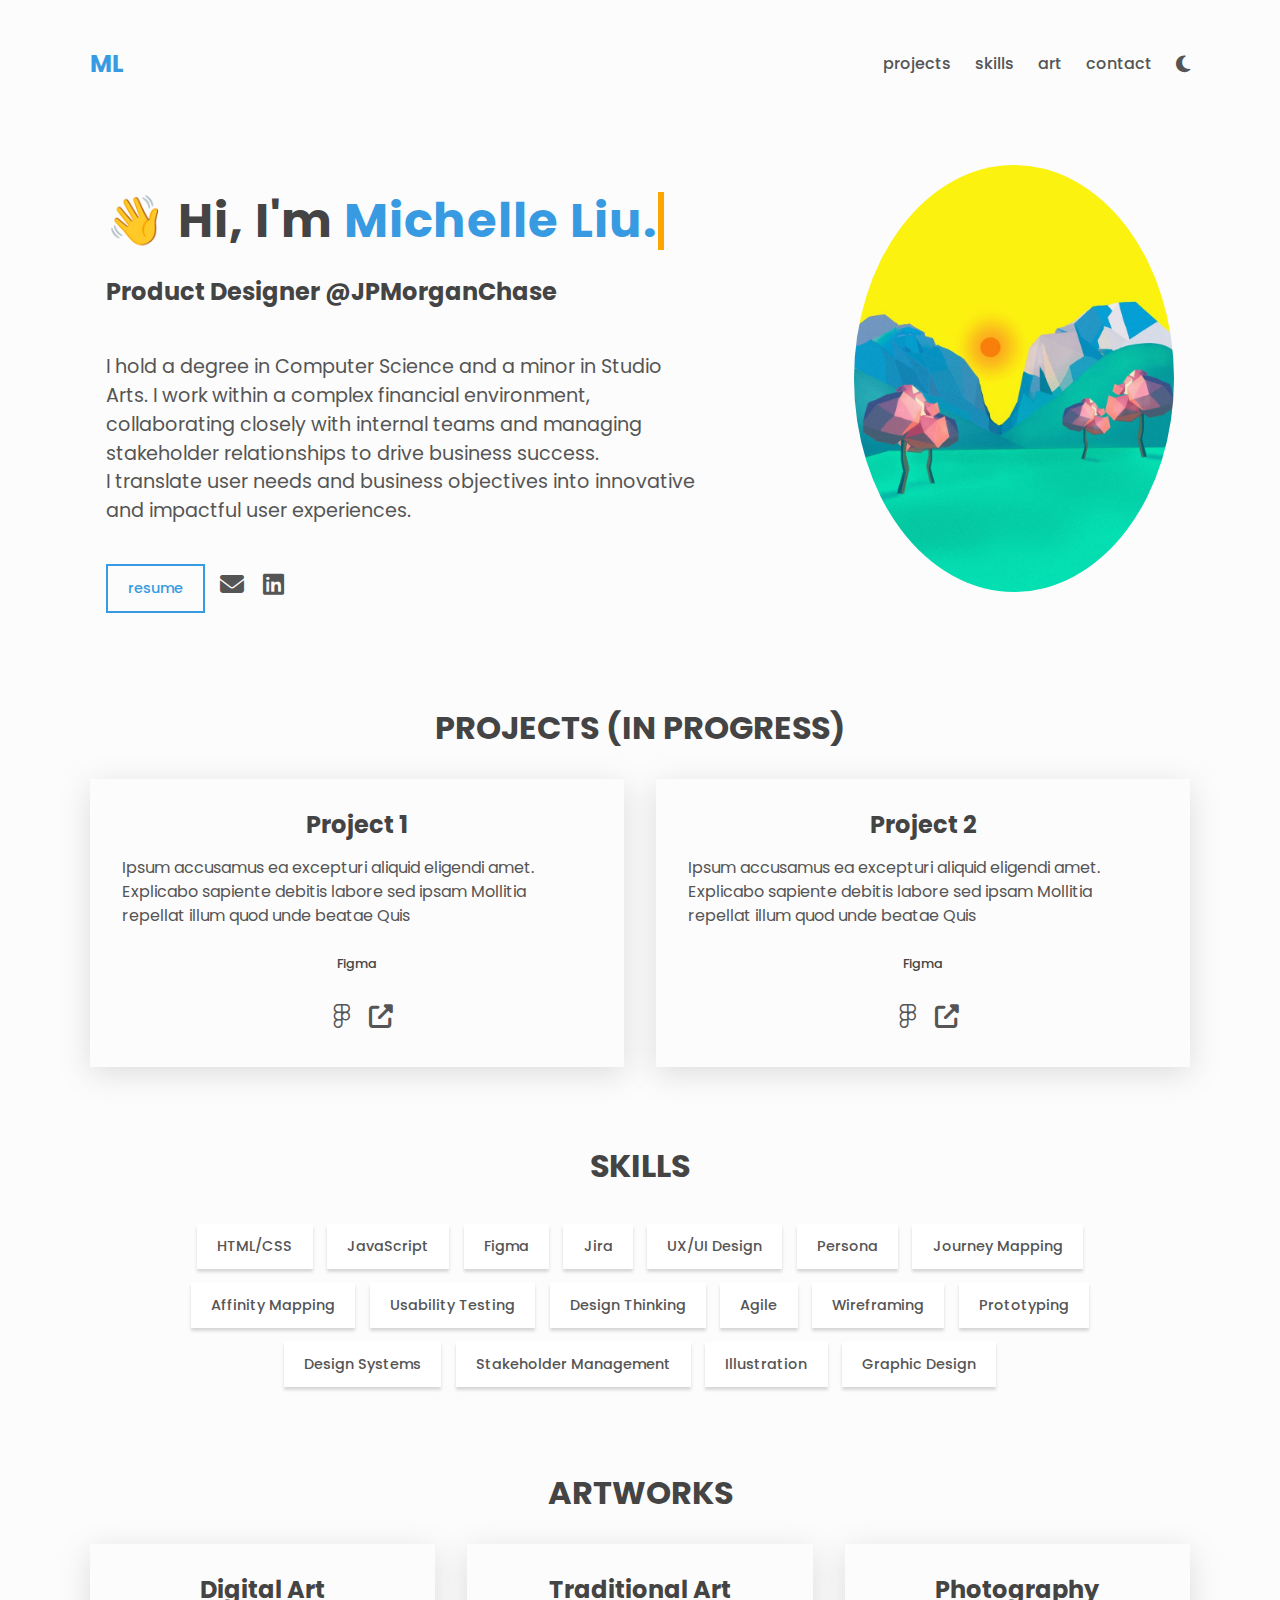
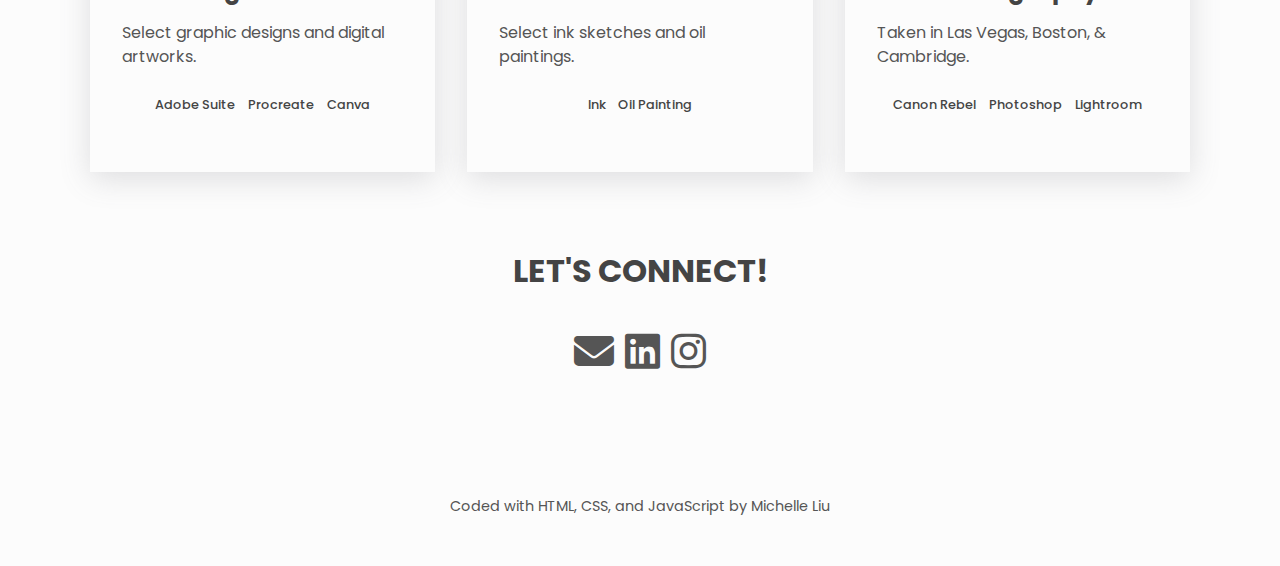
<file: index.html>
<!doctype html>
<html lang="en">
  <head>
    <meta charset="UTF-8" />
    <meta name="viewport" content="width=device-width, initial-scale=1" />
    <meta name="description" content="Portfolio" />
    <link rel="preconnect" href="https://fonts.googleapis.com" />
    <link rel="preconnect" href="https://fonts.gstatic.com" crossorigin />
    <link
      href="https://fonts.googleapis.com/css2?family=Poppins:wght@400;500;700&display=swap"
      rel="stylesheet"
    />
    <link
      rel="stylesheet"
      href="https://cdnjs.cloudflare.com/ajax/libs/font-awesome/6.5.0/css/all.min.css"
    />
    <link rel="icon" href="favicon.io/favicon.ico" />


    <link rel="stylesheet" href="styles.css" />
    <title>Michelle Liu</title>
  </head>
  <body class="light" id="top">
    <header class="header center">
      <h3>
        <a href="https://michellyliu.github.io/portfolio" class="link"
          >ML</a
        >
      </h3>

      <nav class="nav center">
        <ul class="nav__list center">
          <li class="nav__list-item">
            <a class="link link--nav" href="#projects">Projects</a>
          </li>
          <li class="nav__list-item">
            <a class="link link--nav" href="#skills">Skills</a>
          </li>
          <li class="nav__list-item">
            <a class="link link--nav" href="#art">Art</a>
          </li>
          <li class="nav__list-item">
            <a class="link link--nav" href="#contact">Contact</a>
          </li>
        </ul>

        <button type="button" aria-label="toggle theme" class="btn btn--icon">
          <i aria-hidden="true" id="btn-theme" class="fas fa-moon"></i>
        </button>

        <button
          type="button"
          aria-label="toggle navigation"
          class="btn btn--icon nav__hamburger"
        >
          <i aria-hidden="true" class="fas fa-bars"></i>
        </button>
      </nav>
    </header>

    <main>
      <!-- About -->
      <div class="about-container">
      <div class="about left">
        <div class="typewriter">
            <h1>&#128075; Hi, I'm <span class="about__name">Michelle Liu.</h1>
        </div>

        <h2 class="about__role">Product Designer @JPMorganChase</h2>
        <p class="about__desc">
            I hold a degree in Computer Science and a minor in Studio Arts.
            I work within a complex financial environment, collaborating closely with internal teams and 
            managing stakeholder relationships to drive business success. 
            
            <br> I translate user needs and business objectives into 
            innovative and impactful user experiences.

        <div class="about__contact center">
          <a 
            href="https://drive.google.com/file/d/1ifTaHrecrkOwmlRerB1XPdLEgySBJOED/view?usp=sharing"
            target="_blank" 
            rel="noopener noreferrer"
            aria-label="resume"
          >
            <span class="btn btn--outline">Resume</span>
          </a>
          <a
            href="mailto:liumichelle3@gmail.com"
            aria-label="email"
            class="link link--icon"
          >
            <i aria-hidden="true" class="fas fa-envelope"></i>
          </a>
          <a
            href="https://www.linkedin.com/in/liu-m/"
            target="_blank" 
            rel="noopener noreferrer"
            aria-label="linkedin"
            class="link link--icon"
          >
            <i aria-hidden="true" class="fab fa-linkedin"></i>
          </a>
        </div>
      </div>
    <!-- Add image section here -->
    <div class="about-image">
      <img src="images/Graphic Art 1.jpeg" alt="Michelle Liu" class="about__image" />
    </div>
  </div>

      <!-- Projects -->
      <section id="projects" class="section projects">
        <h2 class="section__title">Projects (In Progress)</h2>

        <div class="projects__grid">
          <div class="project">
            <h3>Project 1</h3>
            <p class="project__description">
              Ipsum accusamus ea excepturi aliquid eligendi amet. Explicabo
              sapiente debitis labore sed ipsam Mollitia repellat illum quod
              unde beatae Quis
            </p>
            <ul class="project__stack">
              <li class="project__stack-item">Figma</li>
            </ul>
           
            <a
              href="https://github.com"
              target="_blank" 
              rel="noopener noreferrer"
              aria-label="source code"
              class="link link--icon"
            >
              <i aria-hidden="true" class="fab fa-figma"></i>
            </a>
            
            <a
              href="example.com"
              target="_blank" 
              rel="noopener noreferrer"
              aria-label="live preview"
              class="link link--icon"
            >
              <i aria-hidden="true" class="fas fa-external-link-alt"></i>
            </a>
          </div>

          <div class="project">
            <h3>Project 2</h3>
            <p class="project__description">
              Ipsum accusamus ea excepturi aliquid eligendi amet. Explicabo
              sapiente debitis labore sed ipsam Mollitia repellat illum quod
              unde beatae Quis
            </p>
            <ul class="project__stack">
              <li class="project__stack-item">Figma</li>
            </ul>

            <a
              href="https://github.com"
              aria-label="source code"
              class="link link--icon"
            >
              <i aria-hidden="true" class="fab fa-figma"></i>
            </a>
            <a
              href="https://example.com"
              aria-label="live preview"
              class="link link--icon"
            >
              <i aria-hidden="true" class="fas fa-external-link-alt"></i>
            </a>
          </div>
          <!--
          <div class="project">
            <h3>Project 3</h3>
            <p class="project__description">
              Ipsum accusamus ea excepturi aliquid eligendi amet. Explicabo
              sapiente debitis labore sed ipsam Mollitia repellat illum quod
              unde beatae Quis
            </p>
            <ul class="project__stack">
              <li class="project__stack-item">SASS</li>
              <li class="project__stack-item">TypeScript</li>
              <li class="project__stack-item">React</li>
            </ul>

            <a
              href="https://github.com"
              aria-label="source code"
              class="link link--icon"
            >
              <i aria-hidden="true" class="fab fa-github"></i>
            </a>
            <a
              href="https://example.com"
              aria-label="live preview"
              class="link link--icon"
            >
              <i aria-hidden="true" class="fas fa-external-link-alt"></i>
            </a>
          </div>-->
        </div>
      </section>

      <!-- Skills -->
      <section class="section skills" id="skills">
        <h2 class="section__title">Skills</h2>
        <ul class="skills__list">
          <li class="skills__list-item btn btn--plain">HTML/CSS</li>
          <li class="skills__list-item btn btn--plain">JavaScript</li>
          <li class="skills__list-item btn btn--plain">Figma</li>
          <li class="skills__list-item btn btn--plain">Jira</li>
          <li class="skills__list-item btn btn--plain">UX/UI Design</li>
          <li class="skills__list-item btn btn--plain">Persona</li>
          <li class="skills__list-item btn btn--plain">Journey Mapping</li>
          <li class="skills__list-item btn btn--plain">Affinity Mapping</li>
          <li class="skills__list-item btn btn--plain">Usability Testing</li>
          <li class="skills__list-item btn btn--plain">Design Thinking</li>
          <li class="skills__list-item btn btn--plain">Agile</li>
          <li class="skills__list-item btn btn--plain">Wireframing</li>
          <li class="skills__list-item btn btn--plain">Prototyping</li>
          <li class="skills__list-item btn btn--plain">Design Systems</li>
          <li class="skills__list-item btn btn--plain">Stakeholder Management</li>
          <li class="skills__list-item btn btn--plain">Illustration</li>
          <li class="skills__list-item btn btn--plain">Graphic Design</li>

        </ul>
      </section>

      <!-- Outside of Work... -->
      <section id="art" class="section projects">
        <h2 class="section__title">Artworks</h2>

        <div class="projects__grid">
          
          <a href="digital.html">
            <div class="project">
              <h3>Digital Art</h3>
              <p class="project__description">
                Select graphic designs and digital artworks.
              </p>
              <ul class="project__stack">
                <li class="project__stack-item">Adobe Suite</li>
                <li class="project__stack-item">Procreate</li>
                <li class="project__stack-item">Canva</li>
              </ul>
            </div>
          </a>

          <a href="traditional.html">
            <div class="project">
              <h3>Traditional Art</h3>
              <p class="project__description">
                Select ink sketches and oil paintings.
              </p>
              <ul class="project__stack">
                <li class="project__stack-item">Ink</li>
                <li class="project__stack-item">Oil Painting</li>
              </ul>
            </div>
          </a>
          
          <a href="photography.html">
            <div class="project">
              <h3>Photography</h3>
              <p class="art__description">
                Taken in Las Vegas, Boston, & Cambridge.
              </p>
              <ul class="project__stack">
                <li class="project__stack-item">Canon Rebel</li>
                <li class="project__stack-item">Photoshop</li>
                <li class="project__stack-item">Lightroom</li>
              </ul>
            </div>
          </a>
        </div>
      </section>

      <!-- Contact -->
      <section class="section contact center" id="contact">
        <h2 class="section__title">Let's connect!</h2>
      
        <div class="contact">
      
          <!--<a 
            href="https://drive.google.com/file/d/1ifTaHrecrkOwmlRerB1XPdLEgySBJOED/view?usp=sharing"
            target="_blank" 
            rel="noopener noreferrer"
            aria-label="resume"
          >
            <span class="btn btn--outline">Resume</span>
          </a>-->
          <a
            href="mailto:liumichelle3@gmail.com"
            aria-label="email"
            class="link link--iconcontact"
          >
            <i aria-hidden="true" class="fas fa-envelope"></i>
          </a>
          <a
            href="https://www.linkedin.com/in/liu-m/"
            target="_blank" 
            rel="noopener noreferrer"
            aria-label="linkedin"
            class="link link--iconcontact"
          >
            <i aria-hidden="true" class="fab fa-linkedin"></i>
          </a>

          <a
                href="https://instagram.com/artbymichellle/"
                target="_blank" 
                rel="noopener noreferrer"
                aria-label="live preview"
                class="link link--iconcontact"
              ><i aria-hidden="true" class="fab fa-instagram"></i>
          </a>
        </div>
      </section>


    </main>

    <footer class="footer">
      <a
        href="https://github.com/michellyliu/portfolio"
        class="link footer__link"
      >
        Coded with HTML, CSS, and JavaScript by Michelle Liu
      </a>
    </footer>

    <div class="scroll-container">
      <div class="scroll-top">
        <a aria-label="Scroll up" href="#top">
          <i aria-hidden="true" class="fas fa-arrow-up"></i>
        </a>
      </div>
    </div>

    <script src="./script.js"></script>
  </body>
</html>
</file>
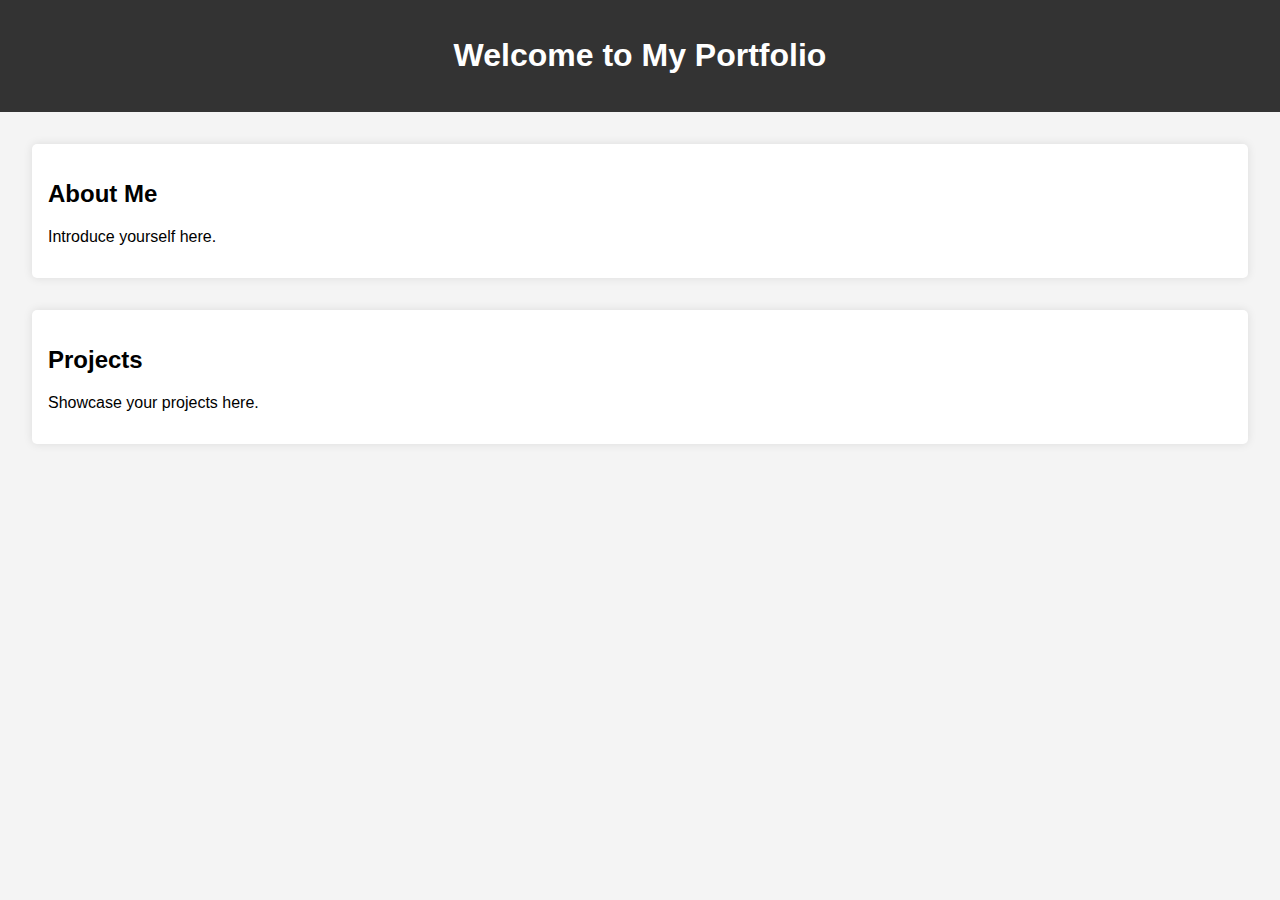
<file: portfolio/index.html>
<!DOCTYPE html>
<html lang="en">
<head>
    <meta charset="UTF-8">
    <meta name="viewport" content="width=device-width, initial-scale=1.0">
    <title>My Portfolio</title>
    <link rel="stylesheet" href="styles.css"> 
</head>
<body>
    <header>
        <h1>Welcome to My Portfolio</h1>
    </header>
    <section>
        <h2>About Me</h2>
        <p>Introduce yourself here.</p>
    </section>
    <section>
        <h2>Projects</h2>
        <p>Showcase your projects here.</p>
    </section>
</body>
</html>
</file>
<file: styles.css>
/*===============
  global styles
===============*/

* {
  padding: 0;
  margin: 0;
  border: 0;
  outline: 0;
  background-color: inherit;
  color: inherit;
  font-family: inherit;
  font-size: inherit;
  box-shadow: none;
  box-sizing: border-box;
}

html {
  scroll-behavior: smooth;
}

body {
  font-family: "Poppins", sans-serif;
  line-height: 1.5;
  color: var(--clr-fg);
  background-color: var(--clr-bg);
}

.light {
  --clr-bg: #fcfcfc;
  --clr-bg-alt: #fff;
  --clr-fg: #555;
  --clr-fg-alt: #444;
  --clr-primary: #389be2;
  --shadow: rgba(100, 100, 111, 0.2) 0px 7px 29px 0px;
}

.dark {
  --clr-bg: #031f31;
  --clr-bg-alt: #2a2f4c;
  --clr-fg: #ffffff;
  --clr-fg-alt: #d6d1ff;
  --clr-primary: #a196ff;
  --shadow: rgba(0, 0, 0, 0.16) 0px 10px 36px 0px,
    rgba(0, 0, 0, 0.06) 0px 0px 0px 1px;
}

::-moz-selection {
  background: var(--clr-primary);
  color: var(--clr-bg);
}

::-webkit-selection,
::selection {
  background: var(--clr-primary);
  color: var(--clr-bg);
}

h1,
h2,
h3,
h4 {
  line-height: 1.2;
  color: var(--clr-fg-alt);
}

h1 {
  font-size: 4rem;
}

h2 {
  font-size: 2rem;
}

h3 {
  font-size: 1.5rem;
}

h4 {
  font-size: 1.3rem;
}

ul {
  list-style-type: none;
}

a {
  text-decoration: none;
}

button {
  cursor: pointer;
}

@media (max-width: 900px) {
  h1 {
    font-size: 2rem;
  }
  h2 {
    font-size: 1.5rem;
  }
  .about-image {
    flex-shrink: 0;
  }
}

/*===================
  buttons and links
===================*/

.link {
  color: var(--clr-primary);
  padding: 0 0 0.3em 0;
  position: relative;
}

.link:hover {
  color: var(--clr-primary);
}

.link::before {
  content: "";
  display: inline;
  width: 0%;
  height: 0.2em;
  position: absolute;
  bottom: 0;
  background-color: var(--clr-primary);
  transition: width 0.2s ease-in;
}

.link:hover::before,
.link:focus::before {
  width: 100%;
}

.link--nav {
  color: var(--clr-fg);
  text-transform: lowercase;
  font-weight: 500;
}

.link--icon {
  color: var(--clr-fg);
  font-size: 1.5rem;
}

.link--iconcontact {
  color: var(--clr-fg);
  font-size: 2.5rem;
}

.btn {
  display: block;
  padding: 0.8em 1.4em;
  font-weight: 500;
  font-size: 0.9rem;
  text-transform: lowercase;
  transition: transform 0.2s ease-in-out;
}

.btn--outline {
  color: var(--clr-primary);
  border: 2px solid var(--clr-primary);
  position: relative;
  overflow: hidden;
  z-index: 1;
}

.btn--outline:focus,
.btn--outline:hover {
  color: var(--clr-bg);
}

.btn--outline:before {
  content: "";
  position: absolute;
  background-color: var(--clr-primary);
  right: 100%;
  bottom: 0;
  left: 0;
  top: 0;
  z-index: -1;
  transition: right 0.2s ease-in-out;
}

.btn--outline:hover::before,
.btn--outline:focus::before {
  right: 0;
}

.btn--plain {
  text-transform: initial;
  background-color: var(--clr-bg-alt);
  box-shadow: rgba(0, 0, 0, 0.15) 0px 3px 3px 0px;
  border: 0;
}

.btn--plain:hover {
  transform: translateY(-4px);
}

.btn--icon {
  padding: 0;
  font-size: 1.2rem;
}

.btn--icon:hover,
.btn--icon:focus {
  color: var(--clr-primary);
}

.btn--icon:active {
  transform: translateY(-5px);
}

/*========
  layout
========*/

.center {
  display: flex;
  align-items: center;
}

.left {
  display: flex;
  align-items: left;
}


.header {
  height: 8em;
  max-width: 1100px;
  width: 95%;
  margin: 0 auto;
  justify-content: space-between;
}

main {
  max-width: 1100px;
  width: 95%;
  margin: 0 auto;
}

.section {
  margin-top: 5em;
}

.section__title {
  text-align: center;
  margin-bottom: 1em;
  text-transform: uppercase;
}

.subsection__title {
  text-align: left;
  margin-bottom: 1em;
}

.nav__list {
  margin-right: 1.5em;
  display: flex;
}

.nav__list-item {
  margin-left: 1.5em;
}

.nav__hamburger {
  display: none;
  width: 1em;
}

.about {
  flex-direction: column;
  margin-top: 3em;
}

/* Headings and Description */
.about h1 {
  font-size: clamp(1.8rem, 4vw, 3rem); /* Adjust size dynamically */
  word-wrap: break-word;
}

.about__name {
  color: var(--clr-primary);
}

.about-container {
  display: flex;
  justify-content: center;
  align-items: center;
  padding: 1rem;
  width: 100%
}

.about.left {
  flex: 1;
  max-width: 70%; /* You can adjust the percentage as needed */
}

.about-image {
  flex: 1;
  max-width: 30%; /* Adjust the size of the image section */
  display: flex;
  justify-content: center;
}

.about__image {
  width: 100%; /* Ensure the image scales properly */
  height: auto; /* Maintain aspect ratio */
  border-radius: 50%; /* Make the image round */
  object-fit: cover; /* Ensure the image fills its container neatly */
}

/* CURSOR */
.typewriter h1 {
  overflow: hidden; /* Ensures the content is not revealed until the animation */
  border-right: .14em solid orange; /* The typwriter cursor */
  white-space: nowrap; /* Keeps the content on a single line */
  text-align: left; 
  letter-spacing: .02em; /* Adjust as needed */
  animation: 
    typing 2.5s steps(40, end),
    blink-caret .75s step-end infinite;
    width: 18ch;
}

/* The typing effect */
@keyframes typing {
  from { width: 0 }
  to { width: 18ch; }
}

/* The typewriter cursor effect */
@keyframes blink-caret {
  from, to { border-color: transparent }
  50% { border-color: #389be2; }
}

.about__role {
  margin-top: 1.2em;
  font-size: clamp(1rem, 2.5vw, 1.5rem); /* Adjust font size dynamically */
}

.about__desc {
  max-width: 600px;
  font-size: clamp(0.9rem, 2vw, 1.2rem); /* Adjust font size dynamically */
}

.about__desc,
.about__contact {
  margin-top: 2.4em;
}

.about .link--icon {
  margin-right: 0.8em;
}

.about .btn--outline {
  margin-right: 1em;
}

.projects__grid {
  max-width: 1100px;
  margin: 0 auto;
  display: grid;
  grid-template-columns: repeat(auto-fit, minmax(18em, 1fr));
  grid-gap: 2em;
}

.project {
  padding: 2em;
  margin: 0 auto;
  text-align: center;
  box-shadow: var(--shadow);
  transition: transform 0.2s linear;
  display: block; /* Allow the anchor tag to take up the full width and height */
  text-decoration: none; /* Remove underline from the link */
  color: inherit; /* Keep text color from the parent container */
}

.project:hover {
  transform: translateY(-7px);
}

.project__description {
  margin-top: 1em;
  text-align: left;
}

.project__stack {
  display: flex;
  flex-wrap: wrap;
  justify-content: center;
  margin: 1.2em 0;
}

.project__stack-item {
  margin: 0.5em;
  font-weight: 500;
  font-size: 0.8rem;
  color: var(--clr-fg-alt);
}

.project .link--icon {
  margin-left: 0.5em;
}

.skills__list {
  max-width: 950px;
  width: 95%;
  margin: 0 auto;
  display: flex;
  flex-wrap: wrap;
  justify-content: center;
}

.skills__list-item {
  margin: 0.5em;
}

.art__grid {
  display: grid;
  grid-template-columns: repeat(3, 1fr); /* 2 equal-width columns */
  gap: 15px; /* Space between items */
  justify-content: center; /* Center the content horizontally */
  align-items: start; /* Align items to the top */
  max-width: 1100px; /* Optional: limit the grid width */
  margin: 0 auto; /* Center the grid horizontally */  
}

.photo__grid {
  display: grid;
  grid-template-columns: repeat(2, 1fr); /* 2 equal-width columns */
  gap: 15px; /* Space between items */
  justify-content: center; /* Center the content horizontally */
  align-items: start; /* Align items to the top */
  max-width: 1100px; /* Optional: limit the grid width */
  margin: 0 auto; /* Center the grid horizontally */  
}

.art {
  border-radius: 8px; /* Rounded corners */
  text-align: center; /* Center-align content */
}

.art__image {
  max-width: 100%; /* Makes the image responsive */
  height: auto;    /* Maintains aspect ratio */
  border-radius: 5px; /* Optional styling */
  
}

.art__description {
  margin-top: 1em;
  text-align: left;
}

.art__video {
  width: 100%; /* Make the video fill the container */
  height: auto; /* Maintain aspect ratio */
  border-radius: 5px; /* Optional: rounded corners */
  margin-top: 1em; /* Add some space between the description and the video */
}

.styled-line {
  border: 0;              /* Removes the default border */
  height: 1px;            /* Defines the thickness of the line */
  background-color: #969696; /* Sets the color of the line */
  margin-top: 20px;       /* Adds space above the line */
  margin-bottom: 20px;    /* Adds space below the line */
}

.contact {
  flex-direction: column;
  /*padding: 2em;
  margin: 0 auto;
  text-align: center;*/
}

.navigation {
  display: flex;
  justify-content: space-between;
  align-items: center;
  padding: 1rem;
}

.navigation__left, .navigation__right {
  flex: 1;
}

.navigation__left a, .navigation__right a {
  text-decoration: none;
  font-weight: 500;
  font-size: 1.2rem;
}

.link--navigation i {
  margin-right: 0.5rem;
}

.navigation__right {
  text-align: right;
}


.footer {
  padding: 3em 0;
  margin-top: 4em;
  text-align: center;
}

.footer__link {
  font-size: 0.9rem;
  font-weight: 400;
  color: var(--clr-fg);
}



.scroll-top {
  display: none;
  position: fixed;
  bottom: 1em;
  right: 2em;
  background-color: transparent;
  font-size: 1.8rem;
  transition: transform 0.2s ease-in-out;
}

@media (max-width: 600px) {
  .header {
    height: 6em;
  }

  .section {
    margin-top: 4em;
  }

  .nav__list {
    flex-direction: column;
    padding: 4em 0;
    position: absolute;
    right: 0;
    left: 0;
    top: 5em;
    background-color: var(--clr-bg);
    width: 0;
    overflow: hidden;
    transition: width 0.2s ease-in-out;
  }

  .project {
    margin: 1em; /* Adjusted margin for more space on small screens */
   
  }

  .display-nav-list {
    width: 100%;
  }

  .nav__list-item {
    margin: 0.5em 0;
  }

  .nav__hamburger {
    display: flex;
    margin-left: 0.8em;
  }

  .about {
    align-items: flex-start;
    margin-top: 2em;
  }

  .about.left {
    max-width: 95%; /* Ensure text takes full width on mobile */
  }

  .about-image {
    display: none; /* Hide the image on mobile screens */
  }

  .footer {
    padding: 1em;
    margin-top: 3em;
  }

  .scroll-container {
    display: none;
  }
}
</file>
<file: portfolio/styles.css>
body {
    font-family: Arial, sans-serif;
    margin: 0;
    padding: 0;
    background-color: #f4f4f4;
}

header {
    background-color: #333;
    color: white;
    text-align: center;
    padding: 1em 0;
}

section {
    margin: 2em;
    padding: 1em;
    background-color: white;
    border-radius: 5px;
    box-shadow: 0 0 10px rgba(0, 0, 0, 0.1);
}
</file>
